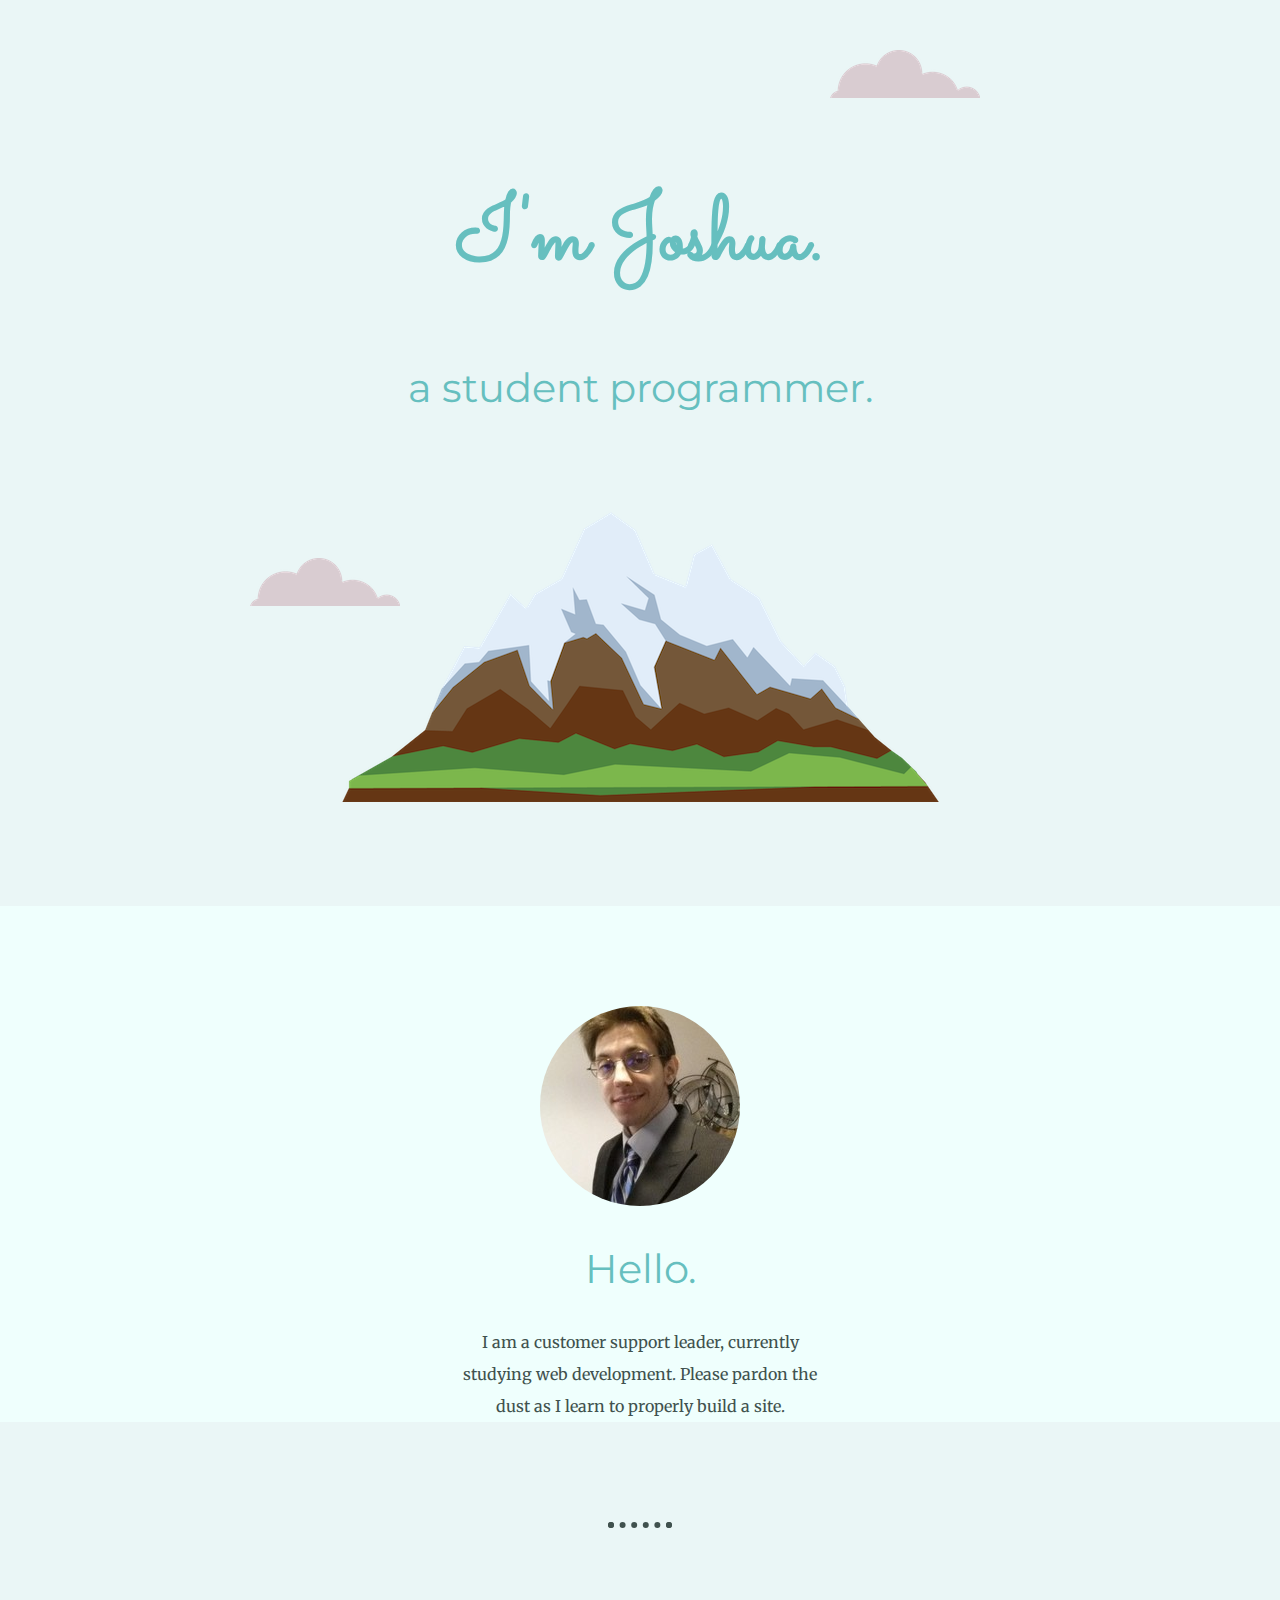
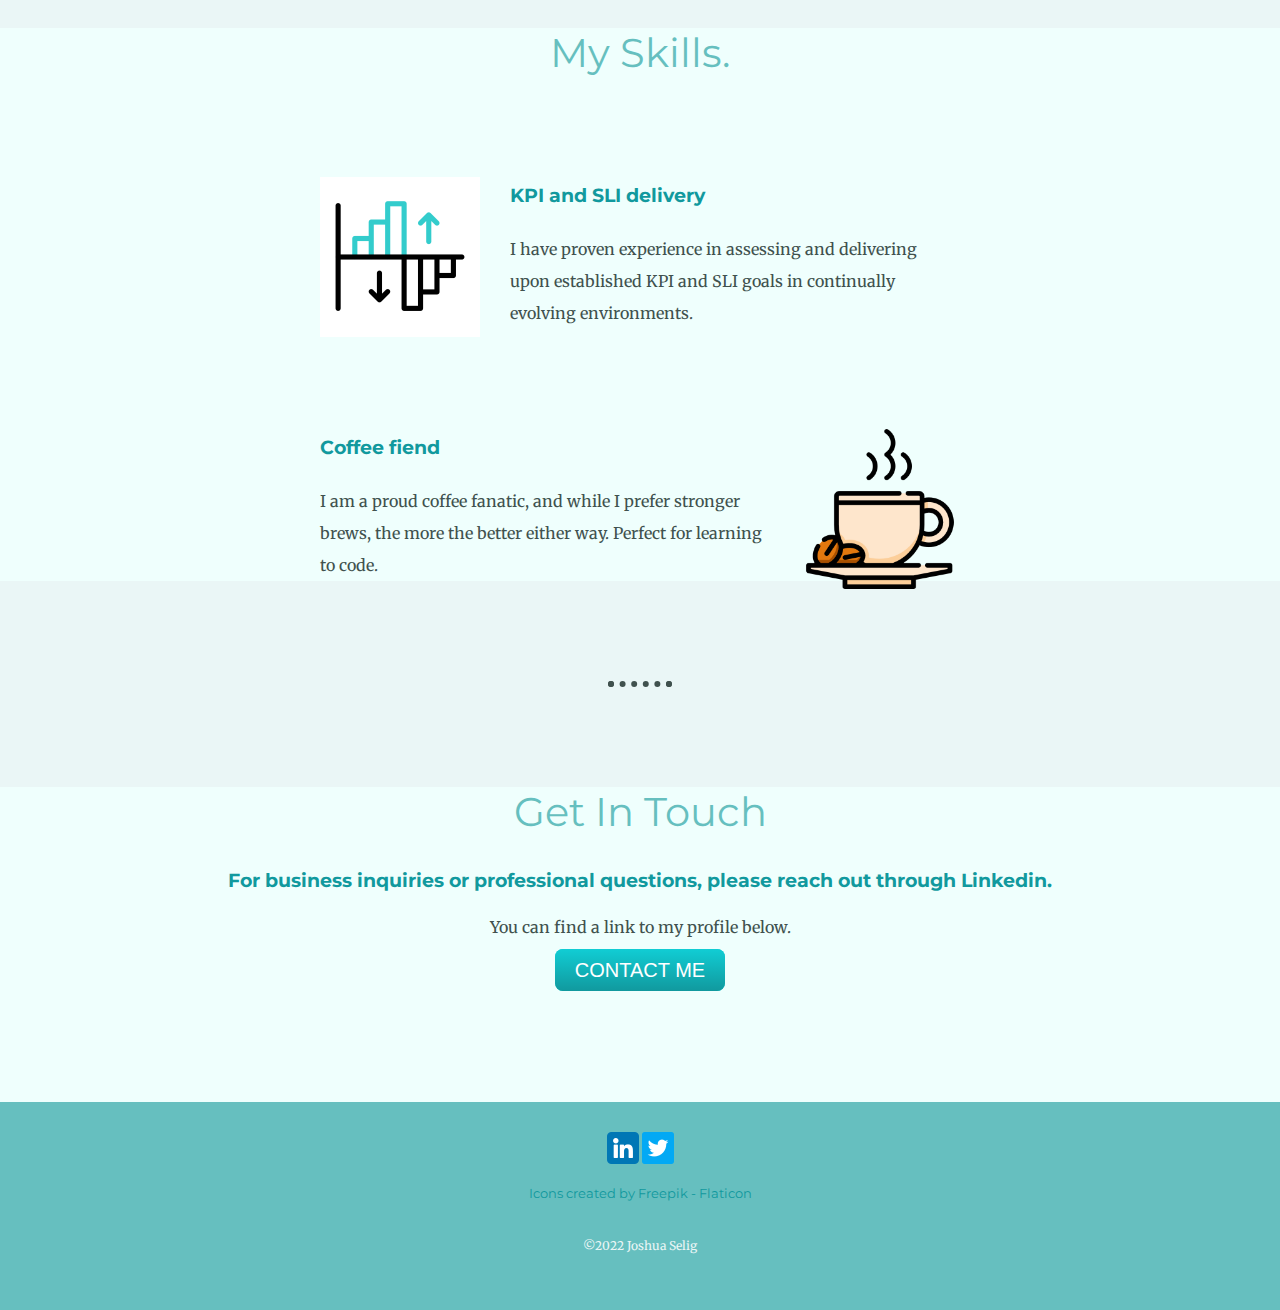
<file: index.html>
<!DOCTYPE html>
<html lang="en" dir="ltr">

<head>
  <meta charset="utf-8">
  <title>Joshua Selig</title>
  <link rel="stylesheet" href="css/styles.css">
  <link rel="icon" href="favicon.ico">
  <link rel="preconnect" href="https://fonts.googleapis.com">
  <link rel="preconnect" href="https://fonts.gstatic.com" crossorigin>
  <link href="https://fonts.googleapis.com/css2?family=Merriweather&family=Montserrat&family=Sacramento&display=swap" rel="stylesheet">
</head>

<body>
  <div class="top-container">
    <img class="top-cloud" src="images/cloud.png" alt="cloud-img">
    <h1>I'm Joshua.</h1>
    <h2>a student programmer.</h2>
    <img class="bottom-cloud" src="images/cloud.png" alt="cloud-img">
    <img src="images/mountain.png" alt="mountain-img">
  </div>

  <div class="middle-container">
    <div class="profile">
      <img class="profile-pic" src="images/joshua-profile-pic.jpg" alt="joshua-profile-picture">
      <h2>Hello.</h2>
      <p class="intro">I am a customer support leader, currently studying web development. Please pardon the dust as I learn to properly build a site.</p>
    </div>
    <hr>
    <div class="skills">
      <h2>My Skills.</h2>
      <div class="skill-row">
        <img class="bars-icon" src="images/bar-chart.gif" alt="bar-chart" border-radius="50%">
        <h3>KPI and SLI delivery</h3>
        <p>I have proven experience in assessing and delivering upon established KPI and SLI goals in continually evolving environments.</p>
      </div>
      <div class="skill-row">
        <img class="coffee-icon" src="images/coffee-cup.png" alt="coffee-cup">
        <h3>Coffee fiend</h3>
        <p>I am a proud coffee fanatic, and while I prefer stronger brews, the more the better either way. Perfect for learning to code.</p>
      </div>
    </div>
    <hr>
    <div class="contact-me">
      <h2>Get In Touch</h2>
      <h3>For business inquiries or professional questions, please reach out through Linkedin.</h3>
      <p>You can find a link to my profile below.</p>
      <a class="btn" href="" title="currently unavailable">CONTACT ME</a>
      <!-- add emailer link -->
    </div>
  </div>
  <br>

  <div class="bottom-container">
    <a class="footer-link" href="https://www.linkedin.com/in/joshua-selig-192432102/" title="Connect with me on linkedin"><img class="link" src="images/linkedin.png" alt="https://www.linkedin.com/in/joshua-selig-192432102/"></a>
    <a class="footer-link" href="https://twitter.com/" title="Connect with me on twitter"><img class="link-icon" src="images/twitter.png" alt="twitter link"></a><br>
    <!-- add website link <a class="footer-link" href="" title="">Website</a> -->
    <br>
    <a class="footer-link" href="https://www.flaticon.com/" title="Freepik icons">Icons created by Freepik - Flaticon</a>
    <p class="copyright">©2022 Joshua Selig</p>
  </div>
</body>

</html>
</file>
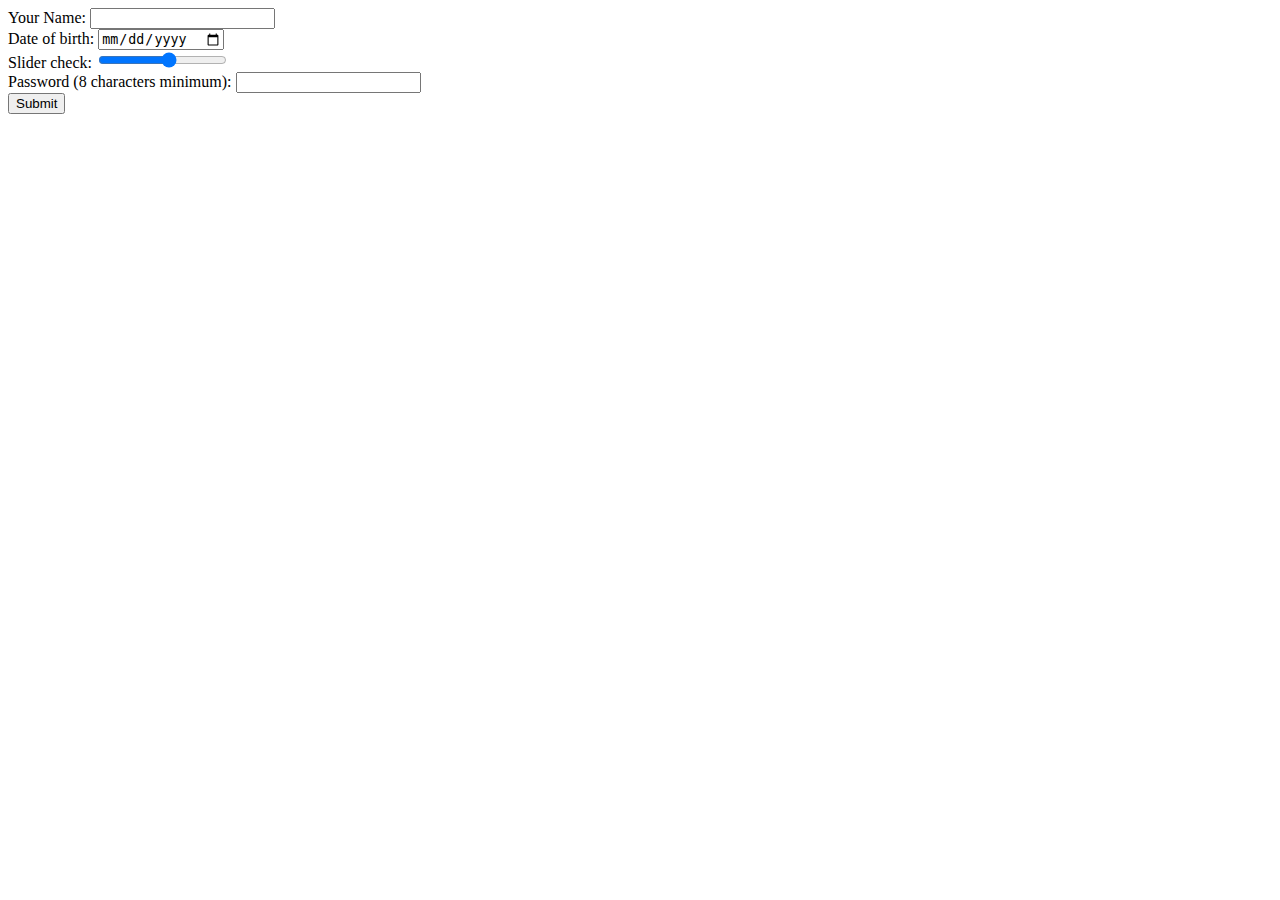
<file: inputs.html>
<!DOCTYPE html>
<html lang="en" dir="ltr">

<head>
  <meta charset="utf-8">
  <title>Input references</title>
</head>

<body>
  <label for="">Your Name:</label>
  <input type="name"><br>
  <label for="">Date of birth:</label>
  <input type="date"><br>
  <label for="">Slider check:</label>
  <input type="range" min="1" max="10"><br>
  <label for="">Password (8 characters minimum):</label>
  <input type="password" minlength="8" required><br>
  <input type="submit">
</body>

</html>
</file>
<file: css/styles.css>
div {
  background-color: #EFFFFD;
  margin-top: 0;
  margin-right: 0;
  margin-left: 0;
}

body {
  background-color: #EFFFFD;
  color: #40514E;
  font-family: 'Merriweather', serif;
  margin: 0;
  text-align: center;
  }

h1 {
  color: #66BFBF;
  font-family: 'Sacramento', cursive;
  font-size: 5.625rem;
  line-height: 2;
  margin: 50px auto 0 auto;
}

/****1em = 100% = 16px****/
/****em and % are inherited, px is not****/
/****rem = root em, ignores parent sizing****/

h2 {
  color: #66BFBF;
  font-family: 'Montserrat', sans-serif;
  font-size: 2.5rem;
  font-weight: normal;
}

h3 {
  color: #11999E;
  font-family: 'Montserrat', sans-serif;
}

a {
  color: #11999E;
  font-family: 'Montserrat', sans-serif;
  text-decoration: none;
}

hr {
  border: dotted #40514E 6px;
  border-bottom: none;
  width: 4%;
  margin: 100px auto;
  clear: both;
}

p {
  line-height: 2;
}

.top-container {
  background-color: #EAF6F6;
  position: relative;
  padding-top: 100px;
  padding-bottom: 100px;
}

.middle-container {
  background-color: #EAF6F6;
  color: #40514E;
  margin: 100px 0;
}

.bottom-container {
  background-color: #66BFBF;
  color: #EAF6F6;
  font-size: 10pt;
  padding: 30px 0 20px;
}

.pro {
  text-decoration: underline;
}

.intro {
  width: 30%;
  margin: auto;
}

.top-cloud {
  position: absolute;
  right: 300px;
  top: 50px;
}

.bottom-cloud {
  position: absolute;
  left: 250px;
  bottom: 300px;
}

.profile-pic {
  border-radius: 50%;
}

/*make profile change on mouse-over*/
.profile-pic:hover {
  border-radius: 0;
}

.skill-row {
  width: 50%;
  margin: 100px auto 100px auto;
  text-align: left;
  line-height: 2;
}
/****Margin order top-right-left-bottom****/
/****Margin order top/bottom left/right****/

.bars-icon {
  width: 25%;
  float: left;
  margin-right: 30px;
}

.coffee-icon {
  width: 25%;
  float: right;
  margin-left: 30px;
}

.btn {
  background: #11cdd4;
  background-image: linear-gradient(to bottom, #11cdd4, #11999e);
  border-radius: 8px;
  color: #ffffff;
  font-family: 'Monserrat', sans-serif;
  font-size: 20px;
  padding: 10px 20px 10px 20px;
  text-decoration: none;
}

.btn:hover {
  background: #30e3cb;
  background-image: linear-gradient(to bottom, #30e3cb, #2bc4ad);
  text-decoration: none;
}

.copyright {
  color: #EAF6F6;
  font-size: 0.75rem;
  padding: 20px 0;
}
</file>
